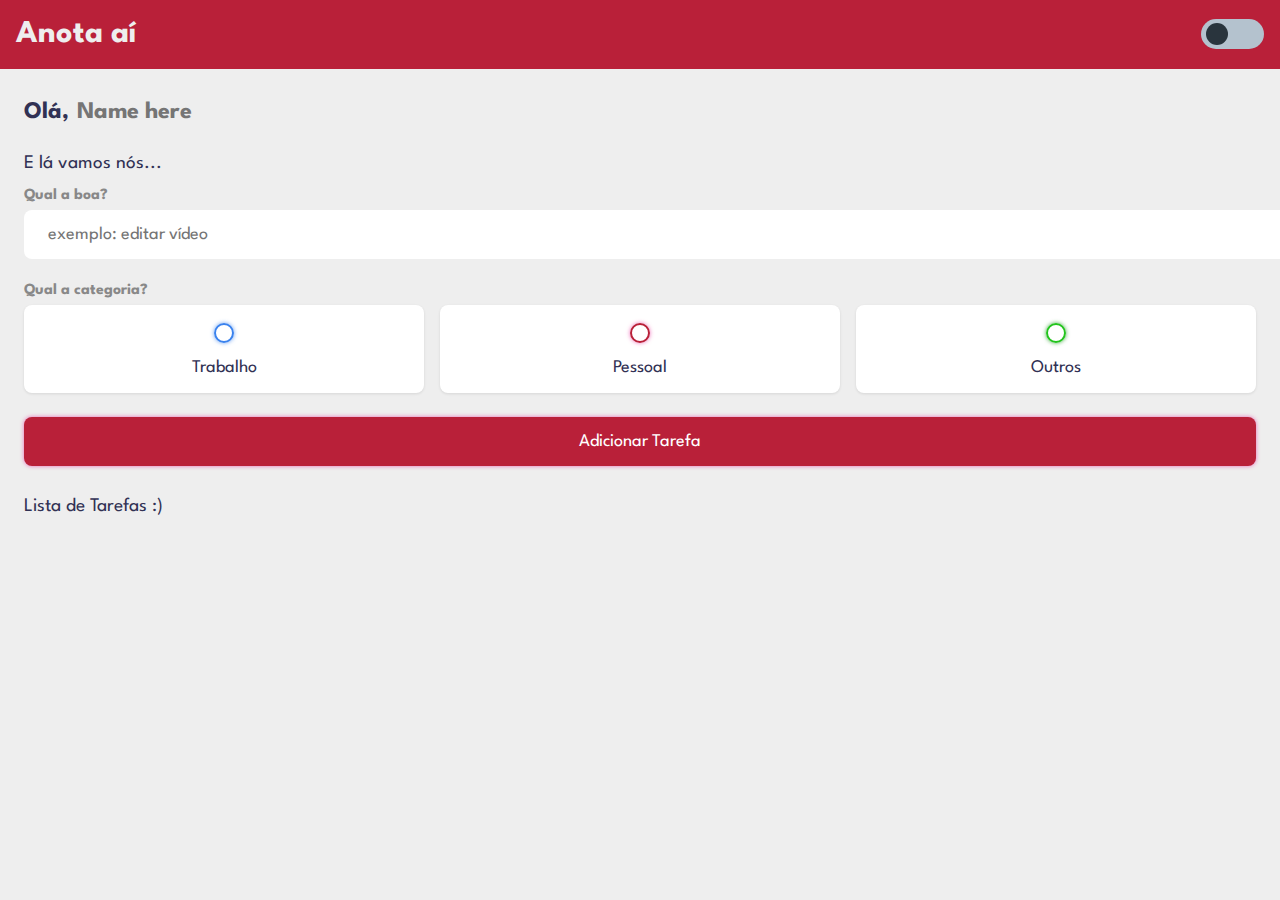
<file: index/index.html>
<!DOCTYPE html>
<html lang="pt-BR">

<head>
    <meta charset="UTF-8">
    <meta http-equiv="X-UA-Compatible" content="IE=edge">
    <meta name="viewport" content="width=device-width, initial-scale=1.0">
    <link rel="preconnect" href="https://fonts.googleapis.com">
    <link rel="preconnect" href="https://fonts.gstatic.com" crossorigin>
    <link
        href="https://fonts.googleapis.com/css2?family=League+Spartan:wght@100;200;300;400;500;600;700;800;900&display=swap"
        rel="stylesheet">
    <link rel="stylesheet" href="./styles.css">
    <script src="./index.js" defer></script>
    <title>Anota aí!</title>
</head>

<header>
    <h1>Anota aí</h1>
    <div class="theme-switch-wrapper">
        <label class="theme-switch" for="checkbox">
            <input type="checkbox" id="checkbox" />
            <div class="slider round"></div>
        </label>
    </div>
</header>

<body>
    <main class="app content-wrapper">
        <section class="greeting">
            <h2 class="title">
                Olá, <input type="text" id="name" placeholder="Name here">
            </h2>
        </section>

        <section class="create-todo">
            <h3>E lá vamos nós...</h3>
            <form id="new-todo-form">
                <h4>Qual a boa?</h4>
                <input type="text" name="content" id="content" placeholder="exemplo: editar vídeo">

                <h4>Qual a categoria?</h4>
                <div class="options">
                    <label>
                        <input type="radio" name="category" id="category1" value="business" />
                        <span class="bubble business"></span>
                        <div>Trabalho</div>
                    </label>

                    <label>
                        <input type="radio" name="category" id="category2" value="personal" />
                        <span class="bubble personal"></span>
                        <div>Pessoal</div>
                    </label>


                    <label>
                        <input type="radio" name="category" id="category3" value="other" />
                        <span class="bubble other"></span>
                        <div>Outros</div>
                    </label>

                </div>

                <input type="submit" value="Adicionar Tarefa" />
            </form>
        </section>

        <section class="todo-list">
            <h3>Lista de Tarefas :)</h3>
            <div class="list" id="todo-list"></div>
            </div>
        </section>
    </main>

</body>

</html>
</file>
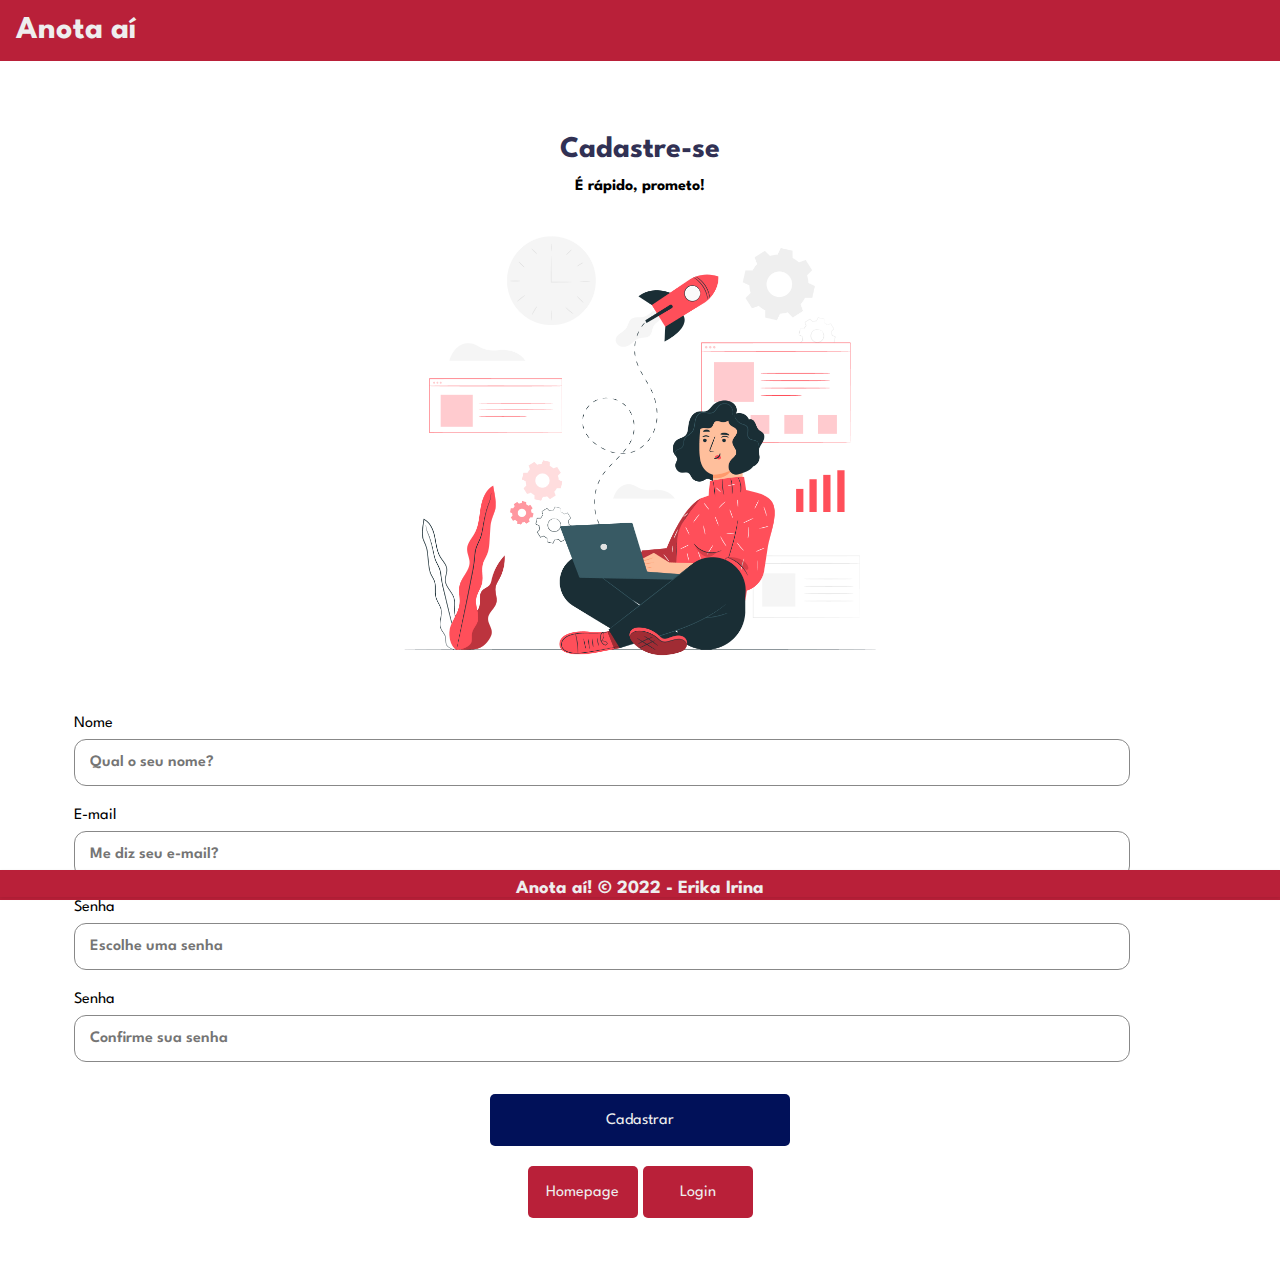
<file: cadastro/home.html>
<!DOCTYPE html>
<html lang="pt-BR">

<head>
    <meta charset="UTF-8">
    <meta http-equiv="X-UA-Compatible" content="IE=edge">
    <meta name="viewport" content="width=device-width, initial-scale=1.0">
    <link rel="preconnect" href="https://fonts.googleapis.com">
    <link rel="preconnect" href="https://fonts.gstatic.com" crossorigin>
    <link
        href="https://fonts.googleapis.com/css2?family=League+Spartan:wght@100;200;300;400;500;600;700;800;900&display=swap"
        rel="stylesheet">
    <link rel="stylesheet" href="./styles.css">

    <link rel="icon" type="image/png" sizes="16x16" href="../src/favicon-16x16.png">

    <script src="./index.js" defer></script>
    <title>Anota aí! - Cadastro</title>
</head>

<header>
    <h1>Anota aí</h1>
</header>

<body>
    <div class="wrapper1">
        <h2>Cadastre-se</h2>
        <h4>É rápido, prometo!</h4>
        <img src="../src/cadastro.jpg" class="img-login" />
        <div class="input-user">
            <label for="nome"> Nome
                <input type="text" placeholder="Qual o seu nome?" id="nome" />

                <label for="email"> E-mail
                    <input type="email" placeholder="Me diz seu e-mail?" id="email" />

                    <label for="senha"> Senha
                        <input type="password" placeholder="Escolhe uma senha" id="senha" />

                        <label for="senha2"> Senha
                            <input type="password" placeholder="Confirme sua senha" id="senha2" />
        </div>


        <button class="btn-login">Cadastrar</button>

        <div class="wrapper2">
            <a href="../home/home.html">Homepage</a>

            <a href="../login/home.html">Login</a>
        </div>

    </div>

</body>

<footer>
    <h3>Anota aí! © 2022 - <a href="https://github.com/erikaisc" target="_blank">Erika Irina</a></h3>
</footer>

</html>
</file>
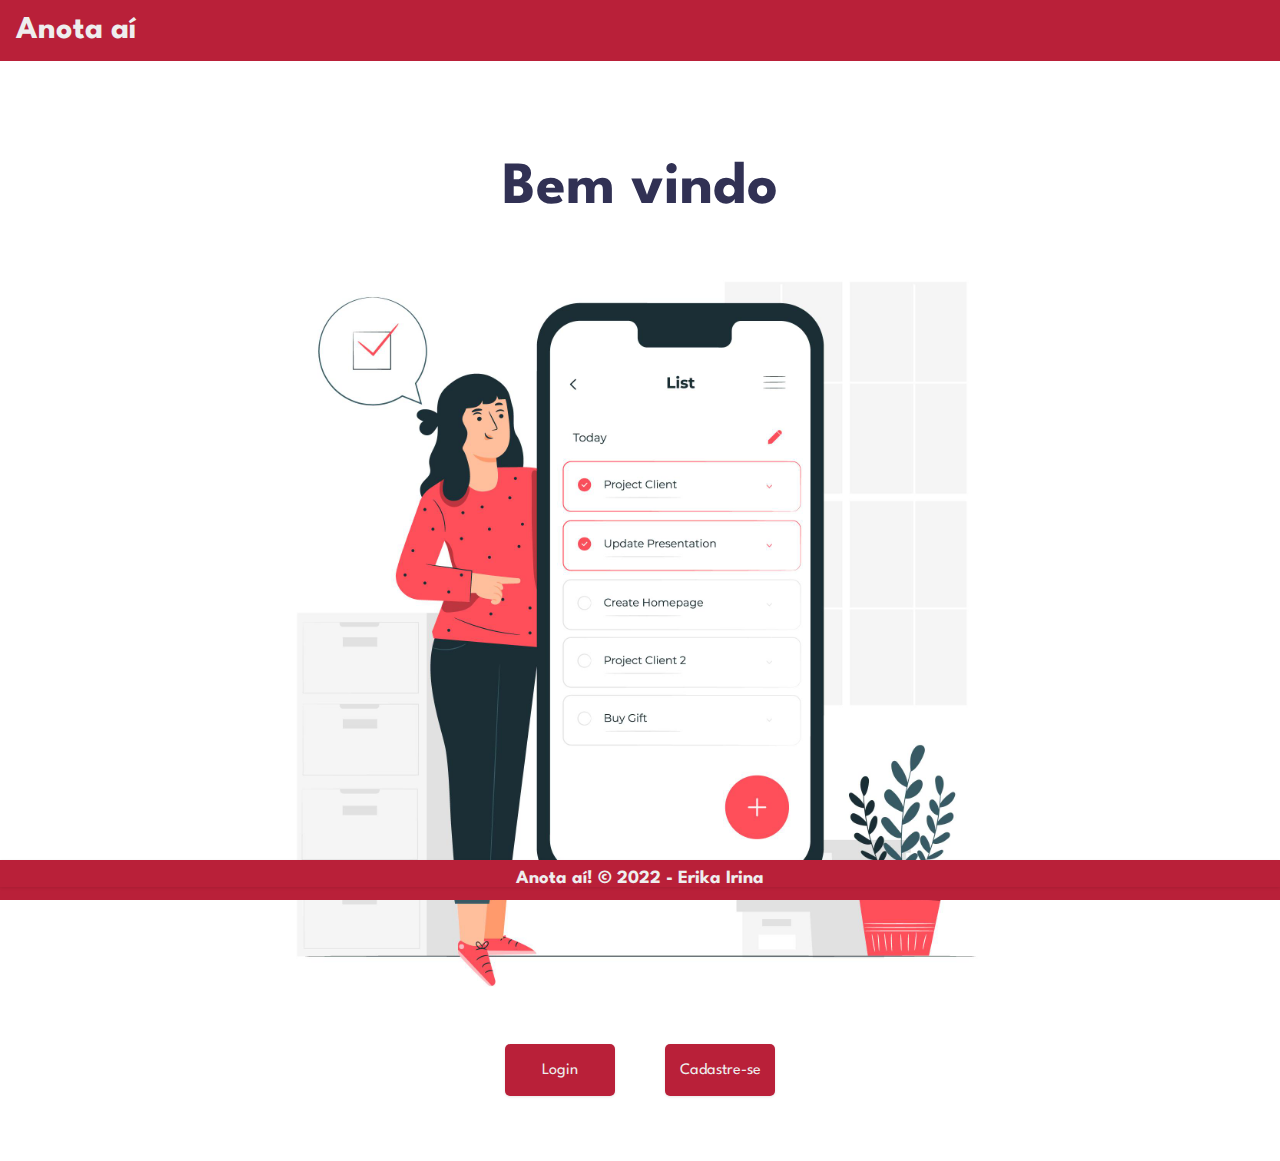
<file: home/home.html>
<!DOCTYPE html>
<html lang="pt-BR">

<head>
    <meta charset="UTF-8">
    <meta http-equiv="X-UA-Compatible" content="IE=edge">
    <meta name="viewport" content="width=device-width, initial-scale=1.0">
    <link rel="preconnect" href="https://fonts.googleapis.com">
    <link rel="preconnect" href="https://fonts.gstatic.com" crossorigin>
    <link
        href="https://fonts.googleapis.com/css2?family=League+Spartan:wght@100;200;300;400;500;600;700;800;900&display=swap"
        rel="stylesheet">
    <link rel="stylesheet" href="./styles.css">
    <script src="./index.js" defer></script>
    <title>Anota aí!</title>
</head>

<header>
    <h1>Anota aí</h1>
</header>

<body>
    <div class="container">
        <div class="wrapper1">
            <h2>Bem vindo</h2>
            <img class="img1" src="../src/2920019.jpg" />

            <div class="wrapper2">
                <a class="login" href="../login/home.html">Login</a>


                <a href="../cadastro/home.html">Cadastre-se</a>
            </div>
        </div>
    </div>
</body>

<footer>
    <h3>Anota aí! © 2022 - <a href="https://github.com/erikaisc" target="_blank">Erika Irina</a></h3>
</footer>

</html>
</file>
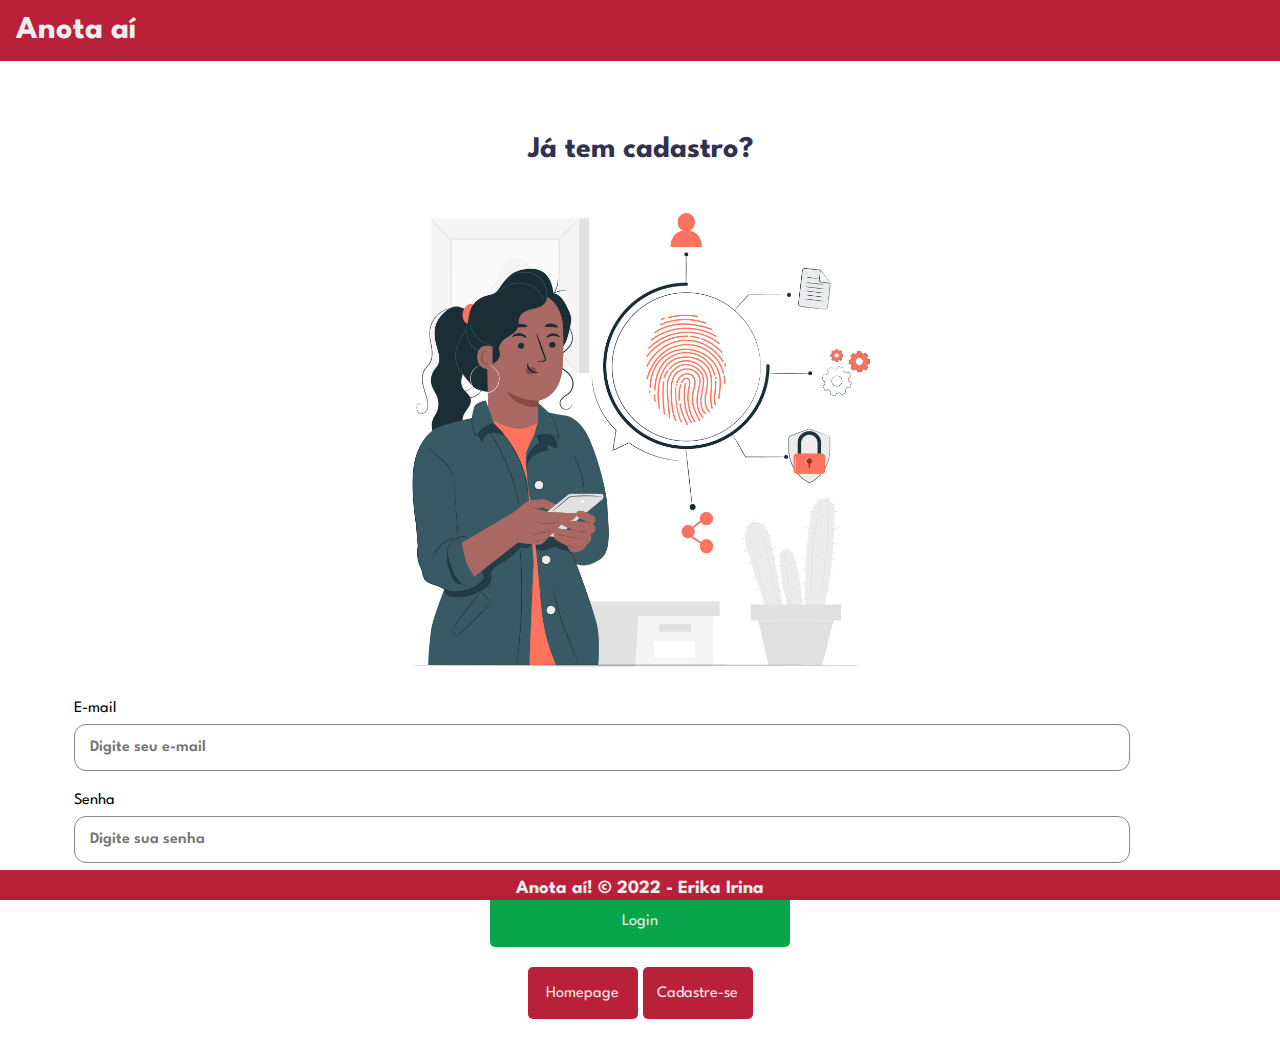
<file: login/home.html>
<!DOCTYPE html>
<html lang="pt-BR">

<head>
    <meta charset="UTF-8">
    <meta http-equiv="X-UA-Compatible" content="IE=edge">
    <meta name="viewport" content="width=device-width, initial-scale=1.0">
    <link rel="preconnect" href="https://fonts.googleapis.com">
    <link rel="preconnect" href="https://fonts.gstatic.com" crossorigin>
    <link
        href="https://fonts.googleapis.com/css2?family=League+Spartan:wght@100;200;300;400;500;600;700;800;900&display=swap"
        rel="stylesheet">
    <link rel="stylesheet" href="./styles.css">

    <link rel="icon" type="image/png" sizes="16x16" href="../src/favicon-16x16.png">

    <script src="./index.js" defer></script>
    <title>Anota aí!</title>
</head>

<header>
    <h1>Anota aí</h1>
</header>

<body>
    <div class="wrapper1">
        <h2>Já tem cadastro?</h2>
        <img src="../src/login3.jpg" class="img-login" />
        <div class="input-user">
            <label for="email"> E-mail
                <input type="text" placeholder="Digite seu e-mail" id="email" />

                <label for="senha"> Senha
                    <input type="password" placeholder="Digite sua senha" id="senha" />
        </div>


        <button class="btn-login">Login</button>

        <div class="wrapper2">
            <a href="../home/home.html">Homepage</a>

            <a href="../cadastro/home.html">Cadastre-se</a>
        </div>

    </div>

</body>

<footer>
    <h3>Anota aí! © 2022 - <a href="https://github.com/erikaisc" target="_blank">Erika Irina</a></h3>
</footer>

</html>
</file>
<file: index/styles.css>
:root{
    /* --primary: #EA40A4; */
    --primary: #b92039;
    --business: #3A82EE;
    --personal: var(--primary);
    --other: rgb(35, 196, 29);
    --light:#EEE;
    --dark: #313154;
    --grey:#888;
    --danger: #FF5B57;

    --shadow: 0 1px 3px rgba(0,0,0,0.1);

    --business-glow: 0px 0px 4px rgba(58,130,238,0.75);
    --personal-glow: 0px 0px 4px rgba(234,64,164,0.75);
    --other-glow: 0px 0px 4px rgba(3,146,0,0.75);

    /* dark theme */

    --p-color:#424242;
    --bg-color: #eee;
    --h1-color: #313154;
    --bg-box:#FFF;
    
}

[data-theme=dark]{
    --p-color:#e1e1ff;
    --bg-color: black;
    --h1-color: #96a6d1;
    --dark: #e8e8ec;
    --bg-box:#24243b;
    
}

*{
    margin: 0;
    padding: 0;
    box-sizing: border-box;
    font-family: 'League Spartan', sans-serif;
}

header{
    background: var(--primary);
    color: var(--light);
    padding: 1rem;
    display: flex;
    justify-content: space-between;
    align-items: center;
    width: 100%;
}

input:not([type="radio"]):not([type="checkbox"]),button{
    appearance: none;
    border: none;
    outline: none;
    background: none;
    cursor: initial;
}

body{
    background: var(--bg-color);
    color: var(--h1-color);
}

section{
    margin-top: 2rem;
    margin-bottom: 2rem;
    padding-left: 1.5rem;
    padding-right: 1.5em;
}

h3{
    color: var(--dark);
    font-size: 1.2rem;
    font-weight: 400;
    margin-bottom: 0.5rem;
}

h4{
    color:var(--grey);
    font-size: 0.98rem;
    font-weight: 700;
    margin-bottom: 0.5rem;
    margin-top: 1rem;
}

.greeting .title{
    display: flex;
}

.greeting .title input{
   margin-left: 0.5rem;
   flex: 1 1 0%;
   min-width: 0;
}

.greeting .title,
.greeting .title input{
color: var(--dark);
font-size: 1.5rem;
font-weight: 700;
}

.create-todo input[type="text"]{
    display: block;
    width: 100%;
    font-size: 1.125rem;
    padding: 1rem 1.5rem;
    color: var(--dark);
    background-color: var(--bg-box);
    border-radius: 0.5rem;
    box-sizing: var(--shadow);
    margin-bottom: 1.5rem;
}

.create-todo .options{
    display:grid;
    grid-template-columns: repeat(3, 1fr);
    grid-gap: 1rem;
    margin-bottom: 1.5rem;
}

.create-todo .options label{
    display: flex;
    flex-direction: column;
    align-items: center;
    justify-content: center;
    padding: 1.1rem;
    background-color: var(--bg-box);
    border-radius: 0.5rem;
    box-shadow: var(--shadow);
    cursor: pointer;
}

input[type="radio"],input[type="checkbox"]{
    display: none;
}

.bubble{
    display: flex;
    align-items: center;
    justify-content: center;
    width: 20px;
    height: 20px;
    border-radius: 50%;
    border: 2px solid var(--business);
    box-shadow: var(--business-glow);
}

.bubble.personal{
    border-color: var(--personal);
    box-shadow: var(--personal-glow);
}

.bubble.other{
    border-color: var(--other);
    box-shadow: var(--other-glow);
}

.bubble::after{
    content:"";
    display: block;
    opacity: 0;
    width: 0px;
    height: 0px;
    background-color: var(--business);
    box-shadow: var(--business-glow);
    border-radius: 50%;
    transition: 0.4s ease-in-out;
}

.bubble.personal::after{
    background-color: var(--personal);
    box-shadow: var(--personal-glow);
}

.bubble.other::after{
    background-color: var(--other);
    box-shadow: var(--other-glow);
}

input:checked ~ .bubble::after{
    width: 10px;
    height: 10px;
    opacity: 1;
}

.create-todo .options label div{
    color: var(--dark);
    font-size: 1.125rem;
    margin-top: 1rem;
}

.create-todo input[type="submit"]{
    display: block;
    width: 100%;
    font-size: 1.125rem;
    padding: 1rem 1.5rem;
    color: #FFF;
    background-color: var(--primary);
    border-radius: 0.5rem;
    box-shadow: var(--personal-glow);
    cursor: pointer;
    transition: 0.2s ease-in-out;
}

.create-todo input[type="submit"]:hover{
    opacity: 0.75;
}

.todo-list .list{
    margin: 1rem 0;
}

.todo-list .todo-item{
    display: flex;
    align-items: center;
    background-color: var(--bg-box);
    padding: 1rem;
    border-radius: 0.5rem;
    box-shadow: var(--shadow);
    margin-bottom: 1rem;
}

.todo-item label{
    display: block;
    margin-right: 1rem;
    cursor: pointer;
}

.todo-item .todo-content{
    flex: 1 1 0%;
}

.todo-item .todo-content input{
    color: var(--dark);
    font-size: 1.125rem;
}

.todo-item .actions{
    display: flex;
    align-items: center;
}

.todo-item .actions button{
    display: block;
    padding: 0.5rem;
    border-radius: 0.025rem;
    color: #FFF;
    cursor: pointer;
    transition: 0.2s ease-in-out;
}

.todo-item .actions button:hover{
    opacity: 0.75;
}

.todo-item .actions .edit{
    margin-right: 0.5rem;
    background-color: var(--business);
}

.todo-item .actions .delete{
    background-color: var(--danger);
}

.todo-item.done .todo-content input{
    text-decoration: line-through;
    color: var(--grey);
}

/* Testes com Dark Theme */

.theme-switch-wrapper{
    align-items: center;
    margin-top: 3px;
}

.theme-switch{
    display: inline-block;
    height: 30px;
    position: relative;
    width: 63px; 
}

.theme-switch input{
    display: none;
}

.slider{
    background-color: rgb(180,194,206);
    bottom: 0;
    cursor: pointer;
    left: 0;
    position: absolute;
    right: 0;
    top: 0;
    transition: 0.9s;
}

.slider::before{
    background-color: rgb(41, 52, 61);
    bottom: 4px;
    content: "";
    height: 22px;
    left: 5px;
    position: absolute;
    transition: 0.9s;
    width: 22px;
}

input:checked + .slider{
    background-color: #070607;
}

input:checked + .slider::before{
    transform: translateX(30px);
    background-color: white;
}

.slider.round{
    border-radius: 80px;
}

.slider.round::before{
    border-radius: 50%;
}
</file>
<file: cadastro/styles.css>
:root{
        /* --primary: #EA40A4; */
    --primary: #b92039;
    --business: #3A82EE;
    --personal: var(--primary);
    --other: rgb(35, 196, 29);
    --light:#EEE;
    --dark: #313154;
    --grey:#888;
    --danger: #FF5B57;

    --shadow: 0 1px 3px rgba(0,0,0,0.1);

    --business-glow: 0px 0px 4px rgba(58,130,238,0.75);
    --personal-glow: 0px 0px 4px rgba(234,64,164,0.75);
    --other-glow: 0px 0px 4px rgba(3,146,0,0.75);

    /* dark theme */

    --p-color:#424242;
    --bg-color: #eee;
    --h1-color: #313154;
    --bg-box:#FFF;
    
}

[data-theme=dark]{
    --p-color:#e1e1ff;
    --bg-color: black;
    --h1-color: #96a6d1;
    --dark: #e8e8ec;
    --bg-box:#24243b;
    
}

*{
    margin: 0;
    padding: 0;
    box-sizing: border-box;
    font-family: 'League Spartan', sans-serif;
}

header{
    background: var(--primary);
    color: var(--light);
    padding: 1rem;
    display: flex;
    justify-content: space-between;
    align-items: center;
}

.wrapper1{
    padding-top: 75px;
    background: white;
    display: flex;
    justify-content: center;
    align-items: center;
    flex-direction: column;
   
 }

.wrapper1 h2{
    font-size: 30px;
    font-weight: bold;
    color:#313154;
    padding-bottom: 15px;
}

.img-login{
      width: 40%;
}

.input-user{
      width: 100%;
      margin-left: 10%;
      padding: 10px;
      display: grid;
      grid-template-columns: 1fr 1fr;
     
}

.input-user input{
    all: unset;
    width: 80vw;
    padding: 15px;
    margin-bottom: 22px;
    margin-top: 8px;
    color: var(--dark);
    font-weight: 600;
    border: 1px solid var(--grey);
    border-radius: 12px;
   }

   .input-user input:focus{
    outline: none;
    border: 3px solid var(--primary);
    transition: 0.3s; 
   }

   .btn-login{
    all: unset;
    height: 32px;
    width: 280px;
    padding: 10px;
    background: rgb(1, 17, 89);
    color: var(--light);
    border-radius: 5px;
    cursor: pointer;
    text-align: center;
    margin-bottom: 20px;
   }

   .btn-login:hover{
    opacity: 0.9; 
    transition: 0.2s;
   }

 a{
    all: unset;
    display: flex;
    justify-content: center;
    align-items: center;
    height: 32px;
    width: 90px;
    padding: 10px;

    text-align: center;
    color: var(--light);
    background-color: var(--primary);
    border-radius: 5px;
    cursor: pointer;
 }

 a:hover{
    opacity: 0.7; 
 }

 .wrapper2{
    display: flex;
    flex-direction: row;
    padding-bottom: 45px;
    gap: 5px;
 }
 
 footer{
    position: fixed;
    bottom: 0;
    width: 100%;
    background-color: var(--primary);
    color: var(--light);
    height: 30px;
 }

 footer h3{
    text-align: center;
    padding-top: 10px;
    box-shadow: var(--shadow);
 }

 footer a{
    all: unset;
    cursor: pointer;
 }
</file>
<file: home/styles.css>
:root{
        /* --primary: #EA40A4; */
    --primary: #b92039;
    --business: #3A82EE;
    --personal: var(--primary);
    --other: rgb(35, 196, 29);
    --light:#EEE;
    --dark: #313154;
    --grey:#888;
    --danger: #FF5B57;

    --shadow: 0 1px 3px rgba(0,0,0,0.1);

    --business-glow: 0px 0px 4px rgba(58,130,238,0.75);
    --personal-glow: 0px 0px 4px rgba(234,64,164,0.75);
    --other-glow: 0px 0px 4px rgba(3,146,0,0.75);

    /* dark theme */

    --p-color:#424242;
    --bg-color: #eee;
    --h1-color: #313154;
    --bg-box:#FFF;
    
}

[data-theme=dark]{
    --p-color:#e1e1ff;
    --bg-color: black;
    --h1-color: #96a6d1;
    --dark: #e8e8ec;
    --bg-box:#24243b;
    
}

*{
    margin: 0;
    padding: 0;
    box-sizing: border-box;
    font-family: 'League Spartan', sans-serif;
}

header{
    background: var(--primary);
    color: var(--light);
    padding: 1rem;
    display: flex;
    justify-content: space-between;
    align-items: center;
}

.wrapper1{
    padding-top: 100px;
    background: white;
    display: flex;
    justify-content: center;
    align-items: center;
    flex-direction: column;
   
 }

.wrapper1 h2{
    font-size: 60px;
    font-weight: bold;
    color:var(--dark);
    padding-bottom: 15px;
}
 .img1{
    width: 60%;
 }

 .wrapper2{
    background: white;
    display: flex;
    flex-direction: row;
    padding-bottom: 20px;
 }

 .login{
    margin-right:50px;
 }

 a{
    all: unset;

    display: flex;
    justify-content: center;
    align-items: center;
    height: 32px;
    width: 90px;
    padding: 10px;
    margin-top: 45px;
    margin-bottom: 45px;
    text-align: center;
;
    color: var(--light);
    background-color: var(--primary);
    box-shadow: var(--shadow);
    border-radius: 5px;
    cursor: pointer;
 }

 a:hover{
    opacity: 0.7; 
 }
 
 footer{
    position: fixed;
    bottom: 0;
    width: 100%;
    background-color: var(--primary);
    color: var(--light);
    height: 40px;
 }

 footer h3{
    text-align: center;
    padding-top: 10px;
    box-shadow: var(--shadow);
 }

 footer a{
    all: unset;
    cursor: pointer;
 }
</file>
<file: login/styles.css>
:root{
        /* --primary: #EA40A4; */
    --primary: #b92039;
    --business: #3A82EE;
    --personal: var(--primary);
    --other: rgb(35, 196, 29);
    --light:#EEE;
    --dark: #313154;
    --grey:#888;
    --danger: #FF5B57;

    --shadow: 0 1px 3px rgba(0,0,0,0.1);

    --business-glow: 0px 0px 4px rgba(58,130,238,0.75);
    --personal-glow: 0px 0px 4px rgba(234,64,164,0.75);
    --other-glow: 0px 0px 4px rgba(3,146,0,0.75);

    /* dark theme */

    --p-color:#424242;
    --bg-color: #eee;
    --h1-color: #313154;
    --bg-box:#FFF;
    
}

[data-theme=dark]{
    --p-color:#e1e1ff;
    --bg-color: black;
    --h1-color: #96a6d1;
    --dark: #e8e8ec;
    --bg-box:#24243b;
    
}

*{
    margin: 0;
    padding: 0;
    box-sizing: border-box;
    font-family: 'League Spartan', sans-serif;
}

header{
    background: var(--primary);
    color: var(--light);
    padding: 1rem;
    display: flex;
    justify-content: space-between;
    align-items: center;
}

.wrapper1{
    padding-top: 75px;
    background: white;
    display: flex;
    justify-content: center;
    align-items: center;
    flex-direction: column;
   
 }

.wrapper1 h2{
    font-size: 30px;
    font-weight: bold;
    color:var(--dark);
    padding-bottom: 15px;
}

.img-login{
      width: 40%;
}

.input-user{
      width: 100%;
      margin-left: 10%;
      padding: 10px;
      display: grid;
      grid-template-columns: 1fr 1fr;
     
}

.input-user input{
    all: unset;
    width: 80vw;
    padding: 15px;
    margin-bottom: 22px;
    margin-top: 8px;
    color: var(--dark);
    font-weight: 600;
    border: 1px solid var(--grey);
    border-radius: 12px;
   }

   .input-user input:focus{
    outline: none;
    border: 3px solid var(--primary);
    transition: 0.3s; 
   }

   .btn-login{
    all: unset;
    height: 32px;
    width: 280px;
    padding: 10px;
    background: rgb(9, 165, 74);
    color: var(--light);
    border-radius: 5px;
    cursor: pointer;
    text-align: center;
    margin-bottom: 20px;
   }

   .btn-login:hover{
    opacity: 0.9; 
    transition: 0.2s;
   }

 a{
    all: unset;
    display: flex;
    justify-content: center;
    align-items: center;
    height: 32px;
    width: 90px;
    padding: 10px;

    text-align: center;
    color: var(--light);
    background-color: var(--primary);
    border-radius: 5px;
    cursor: pointer;
 }

 a:hover{
    opacity: 0.7; 
 }

 .wrapper2{
    display: flex;
    flex-direction: row;
    padding-bottom: 45px;
    gap: 5px;
 }
 
 footer{
    position: fixed;
    bottom: 0;
    width: 100%;
    background-color: var(--primary);
    color: var(--light);
    height: 30px;
 }

 footer h3{
    text-align: center;
    padding-top: 10px;
    box-shadow: var(--shadow);
 }

 footer a{
    all: unset;
    cursor: pointer;
 }
</file>
